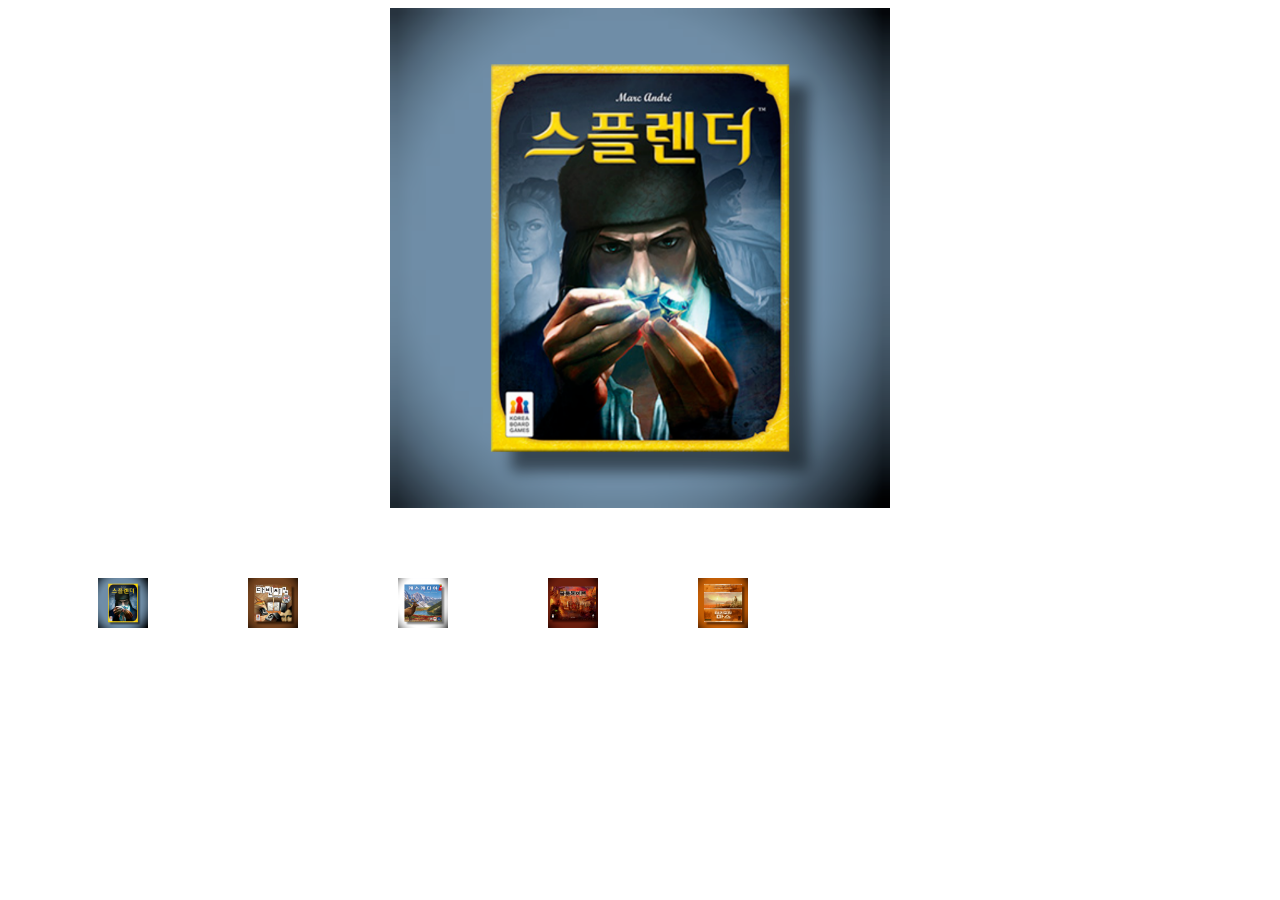
<file: src/main/webapp/hazz.html>
<!DOCTYPE html>
<html>
<head>
<meta charset="UTF-8">
<title>Insert title here</title>
<style type="text/css">

.sub-main-bottom-img img {
	width: 30px;
}

.a-1 img {
	width: 500px;
}

.a-1 {
	width: 500px;
	margin-left: auto;
	margin-right: auto;
	position: relative;
}

.a1-b {
	position: absolute;
	top: 0px;
	left: 0px;
	display: none;
}

.image_ex li {
	float: left;
	text-decoration: none;
	list-style-type: none;
	padding: 50px;
}

li img {
	height: 50px;
	width: 50px;
}
</style>

<script type="text/javascript">
	const click = document.getElementById("b-2");
	const image = document.getElementById("a1-a");
	
	function mouseover() {
		image.setAttribute("src","image/gamefull2.png");
	}
	function mouseleave() {
		image.setAttribute("src","image/gamefull1.png");
	}
</script>
</head>
<body>
	<div class="a-1">
	    <img src="image/gamefull.png" alt="" id="a1-a">
	</div>
	
	
	<ul class="image_ex">
		<li>
			<img alt="" src="image/gamefull.png" id="b-1">
		</li>
		<li>
			<div>
			<img alt="" src="image/gamefull2.png" id="b-2" onmouseover="mouseover()" onmouseleave="mouseleave()">
			</div>
		</li>
		<li>
			<img alt="" src="image/gamefull3.png" id="b-3">
		</li>
		<li>
			<img alt="" src="image/gamefull4.png" id="b-4">
		</li>
		<li>
			<img alt="" src="image/gamefull5.png" id="b-5">
		</li>
	</ul>
</body>
</html>
</file>
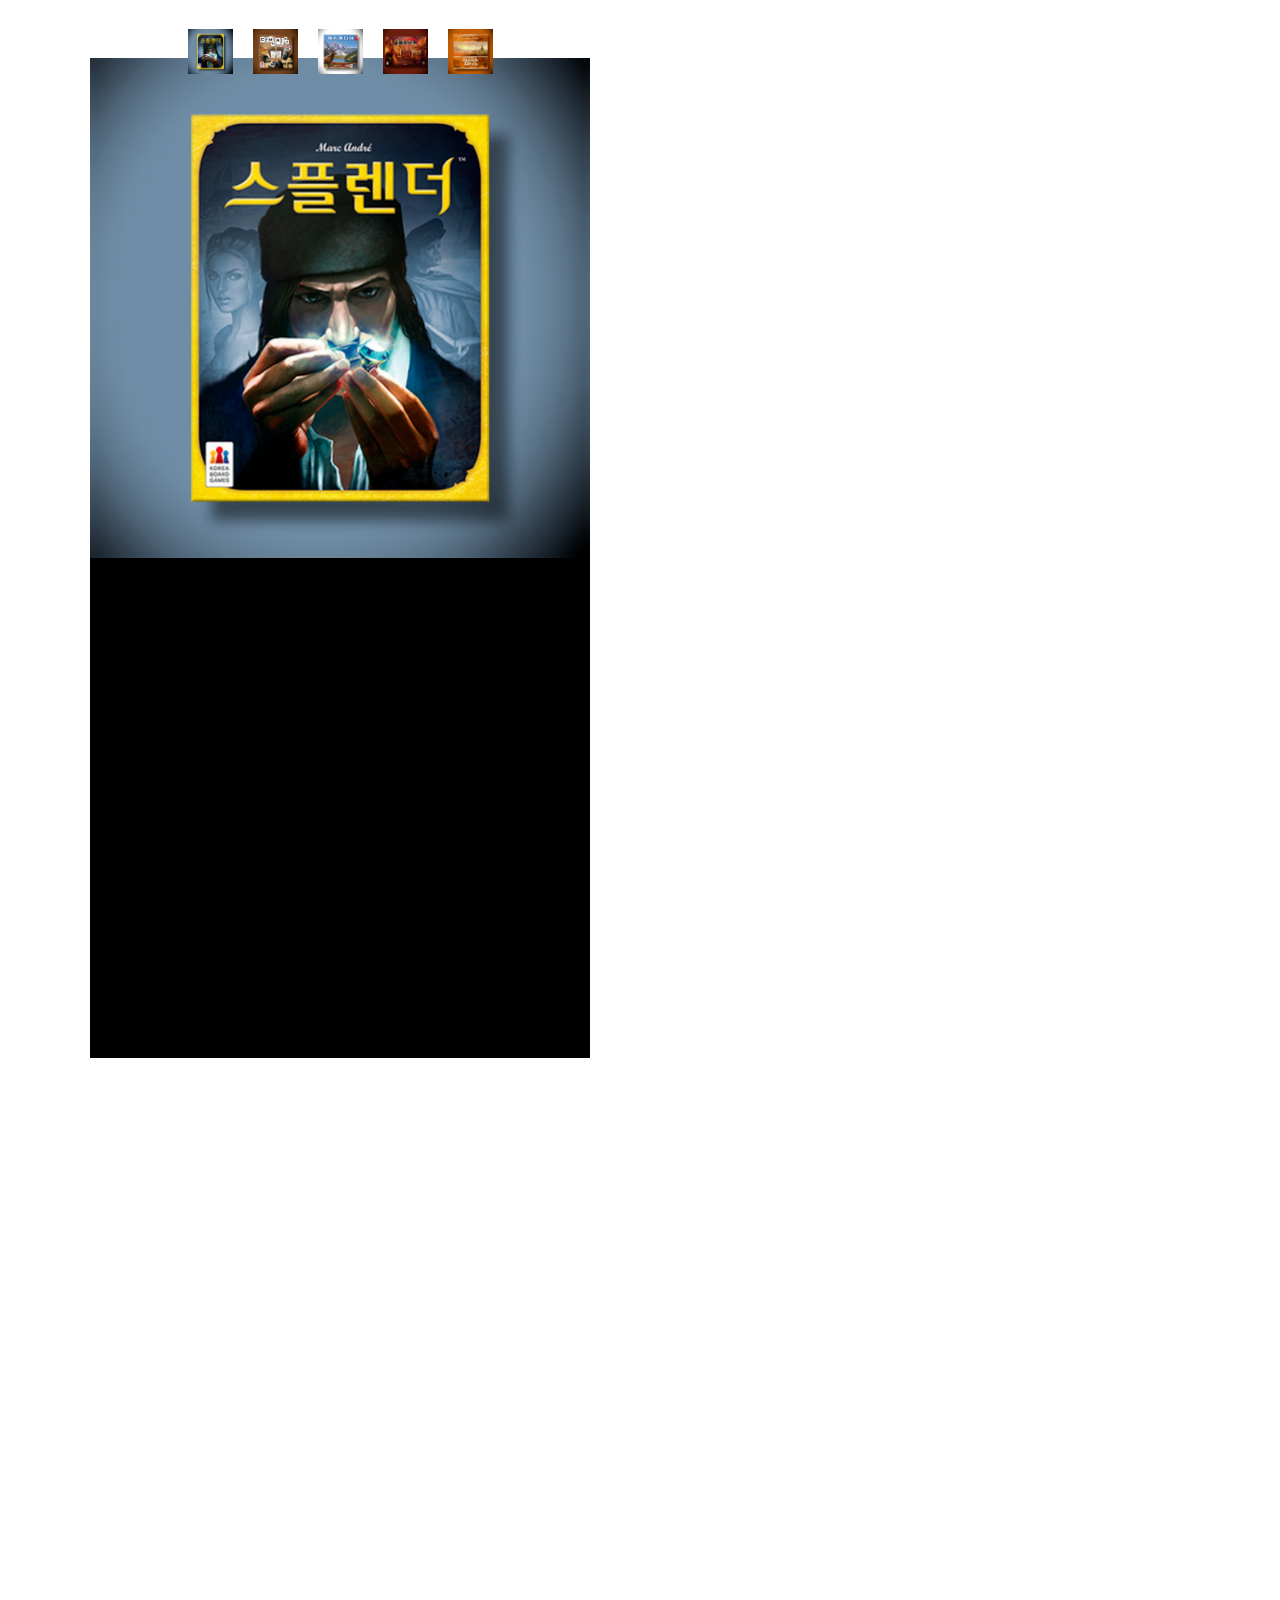
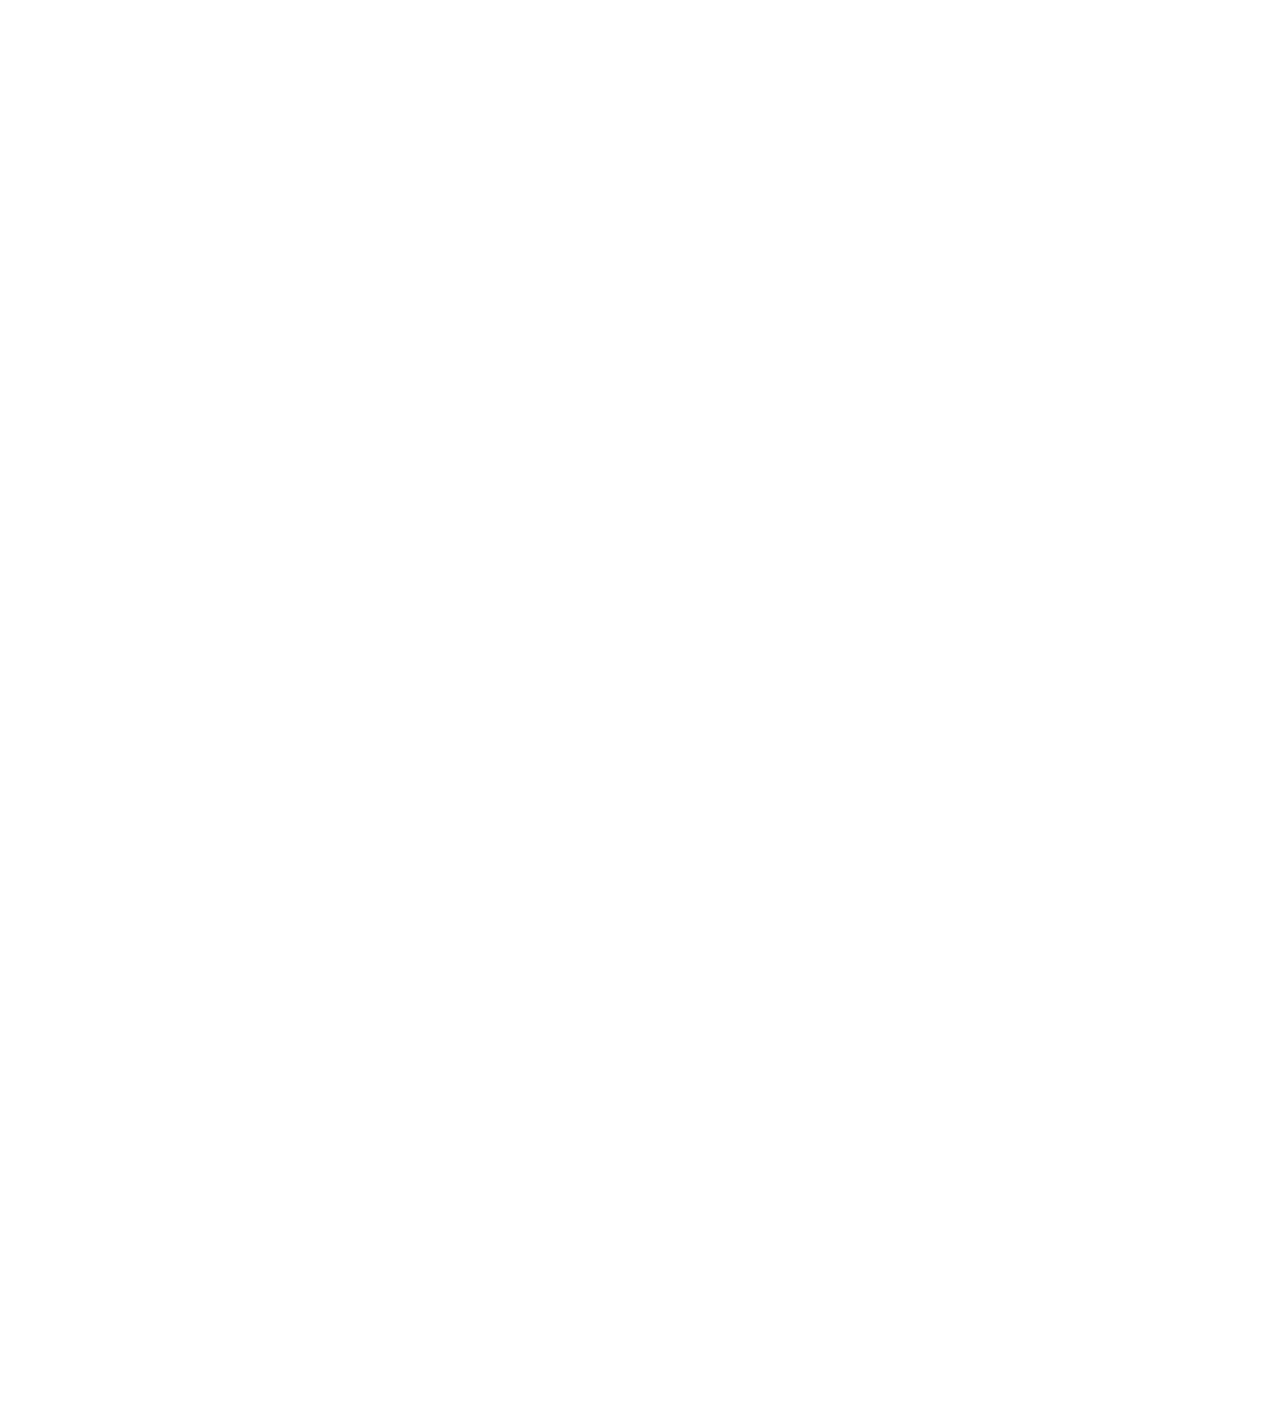
<file: src/main/webapp/sangse.html>
<!DOCTYPE html>
<html>
<head>
<meta charset="UTF-8">
<title>Insert title here</title>
<style type="text/css">

/* 선일 서브페이지 작업 start */

.box {
	width: 1200px;
	height: 3000px;
	margin: auto;
}
.sub-main-img img {
    width: 100%;
    height: 500px;
    object-fit: cover; /* 이미지 원본 크기 */
    
    transition: transform 0.2s linear;
}
.img-wrapper {
    overflow: hidden;
    height: 500px;
    position: relative;
}
.sub-main-img {
    margin: 50px;
    overflow: hidden; /* 자기보다 커지면 숨겨주기 */
    width: 500px;
    position: relative;
    display: inline-block;
    float: left;
}
.sub-main-img img:hover {
    transform: scale(1.05);
}
/* 메인이미지 연달아 숨겨놓기 */

.img-wrapper-sub2 {
    position: absolute;
    top: 0px;
    left: 0px;
    display: none;
}

/* 작은이미지 hover시 각각의 이미지 띄우기 */

.sub-main-bottom-img2 img:hover .img-wrapper-sub2{
	display: block;
}

.mola {
	position: relative;
	
}

/* 작은이미지 작업 */

.sub-main-bottom-img {
	display: grid;
	grid-template-columns: 3fr 1fr 1fr 1fr 1fr 1fr 3fr;
	position: absolute;
	bottom: -80px;
	left: 50px;
	
	text-align: center;
	width: 500px;
}

.sub-main-bottom-img img {
	width: 45px;
	padding: 10px;
}

.box2 {
	width: 700px;
	background: black;
	height: 500px;
	float: left;
}


/* 선일 서브페이지 작업 end */
</style>

</head>
<body>
<div class="box">
	<div class="mola">
		<div class="sub-main-img">
			<div class="img-wrapper">
				<img src="image/gamefull.png" class="img-wrapper-sub"/>
				<!-- <img src="image/gamefull2.png" class="img-wrapper-sub2"/> -->
<!-- 				<img src="image/gamefull3.png" class="img-wrapper-sub sub3"/>
				<img src="image/gamefull4.png" class="img-wrapper-sub sub4"/>
				<img src="image/gamefull5.png" class="img-wrapper-sub sub5"/> -->
			</div>
		<div class="box2">	
			여긴 내공간	
		</div>
		</div>
		
		
		
		
	<div class="sub-main-bottom-img">
		<div></div>
		<div class="sub-main-bottom-img1">
				<img src="image/gamefull.png">
		</div>
		<div class="sub-main-bottom-img2">
				<img src="image/gamefull2.png" class="image2">
		</div>
		<div class="sub-main-bottom-img3">
				<img src="image/gamefull3.png">
		</div>
		<div class="sub-main-bottom-img4">
				<img src="image/gamefull4.png">
		</div>
		<div class="sub-main-bottom-img5">
				<img src="image/gamefull5.png">
		</div>
		<div></div>
	</div>
	</div>
</div>



</body>
</html>
</file>
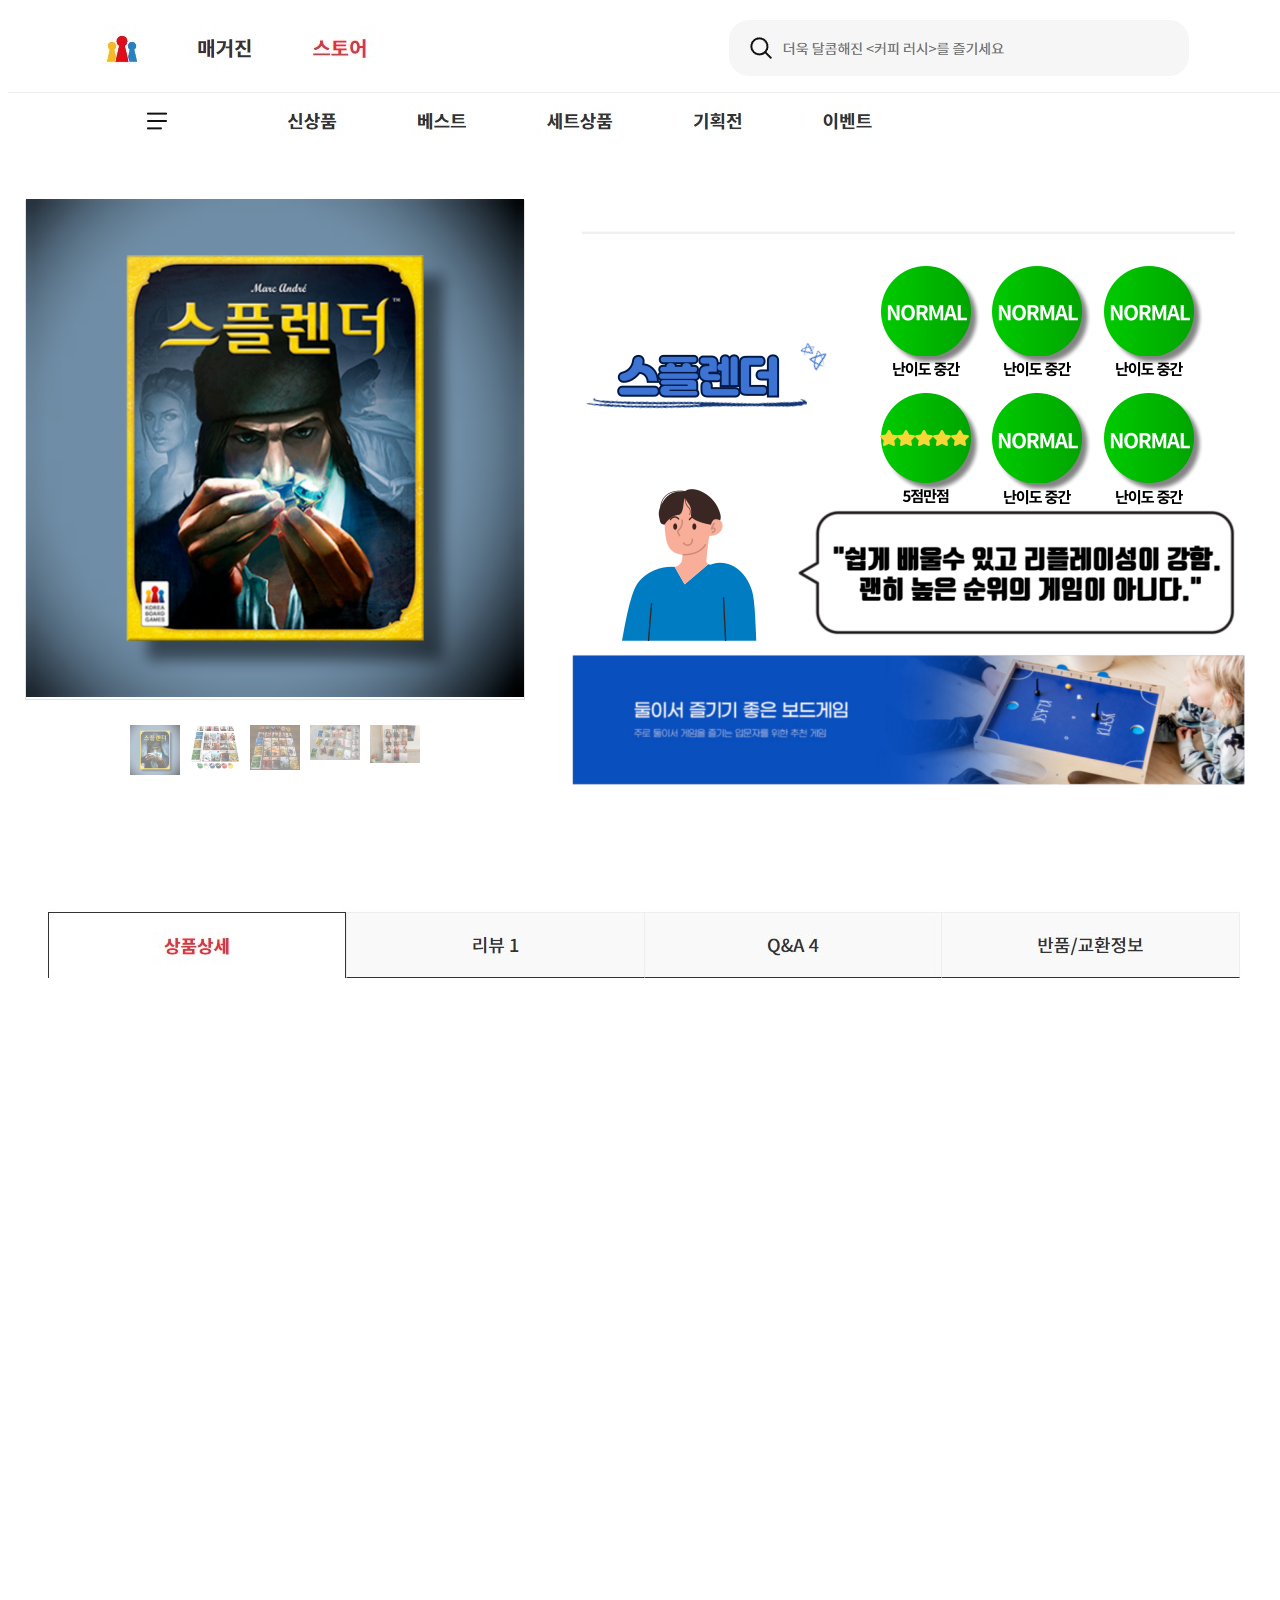
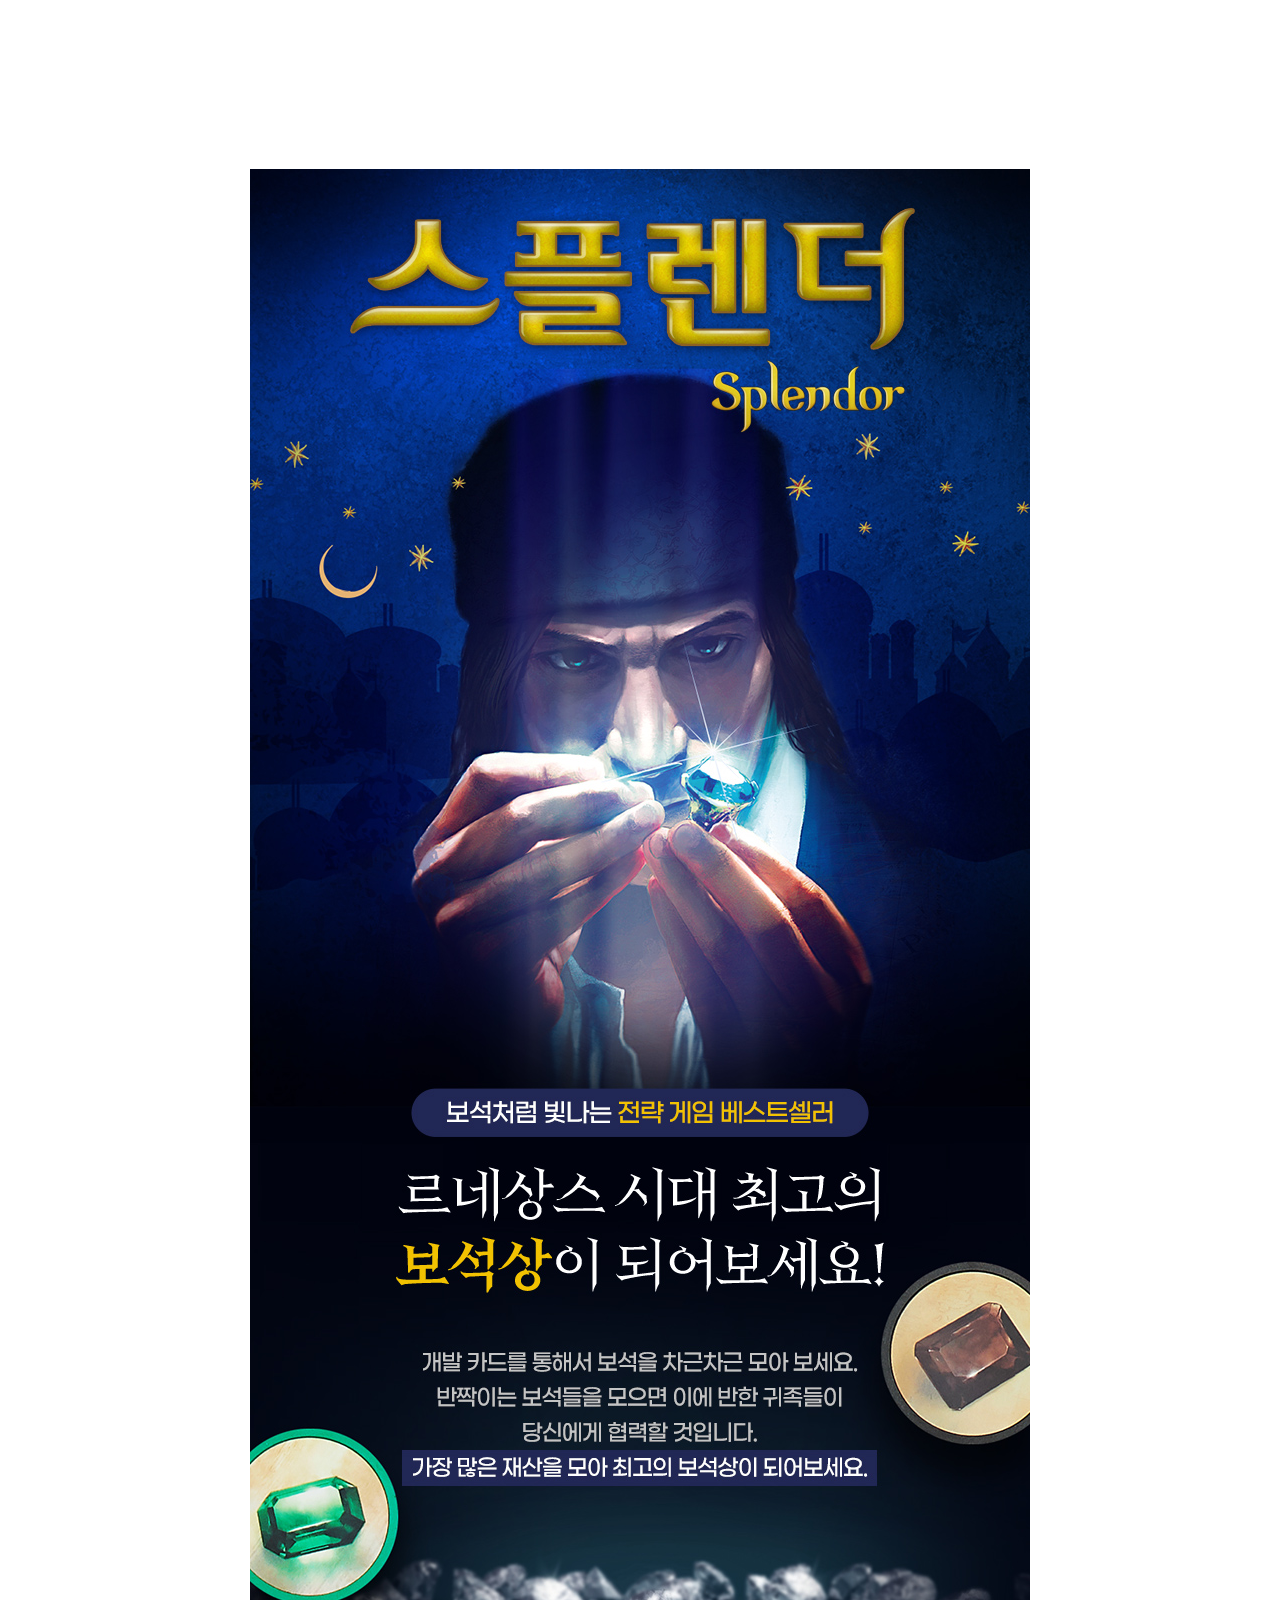
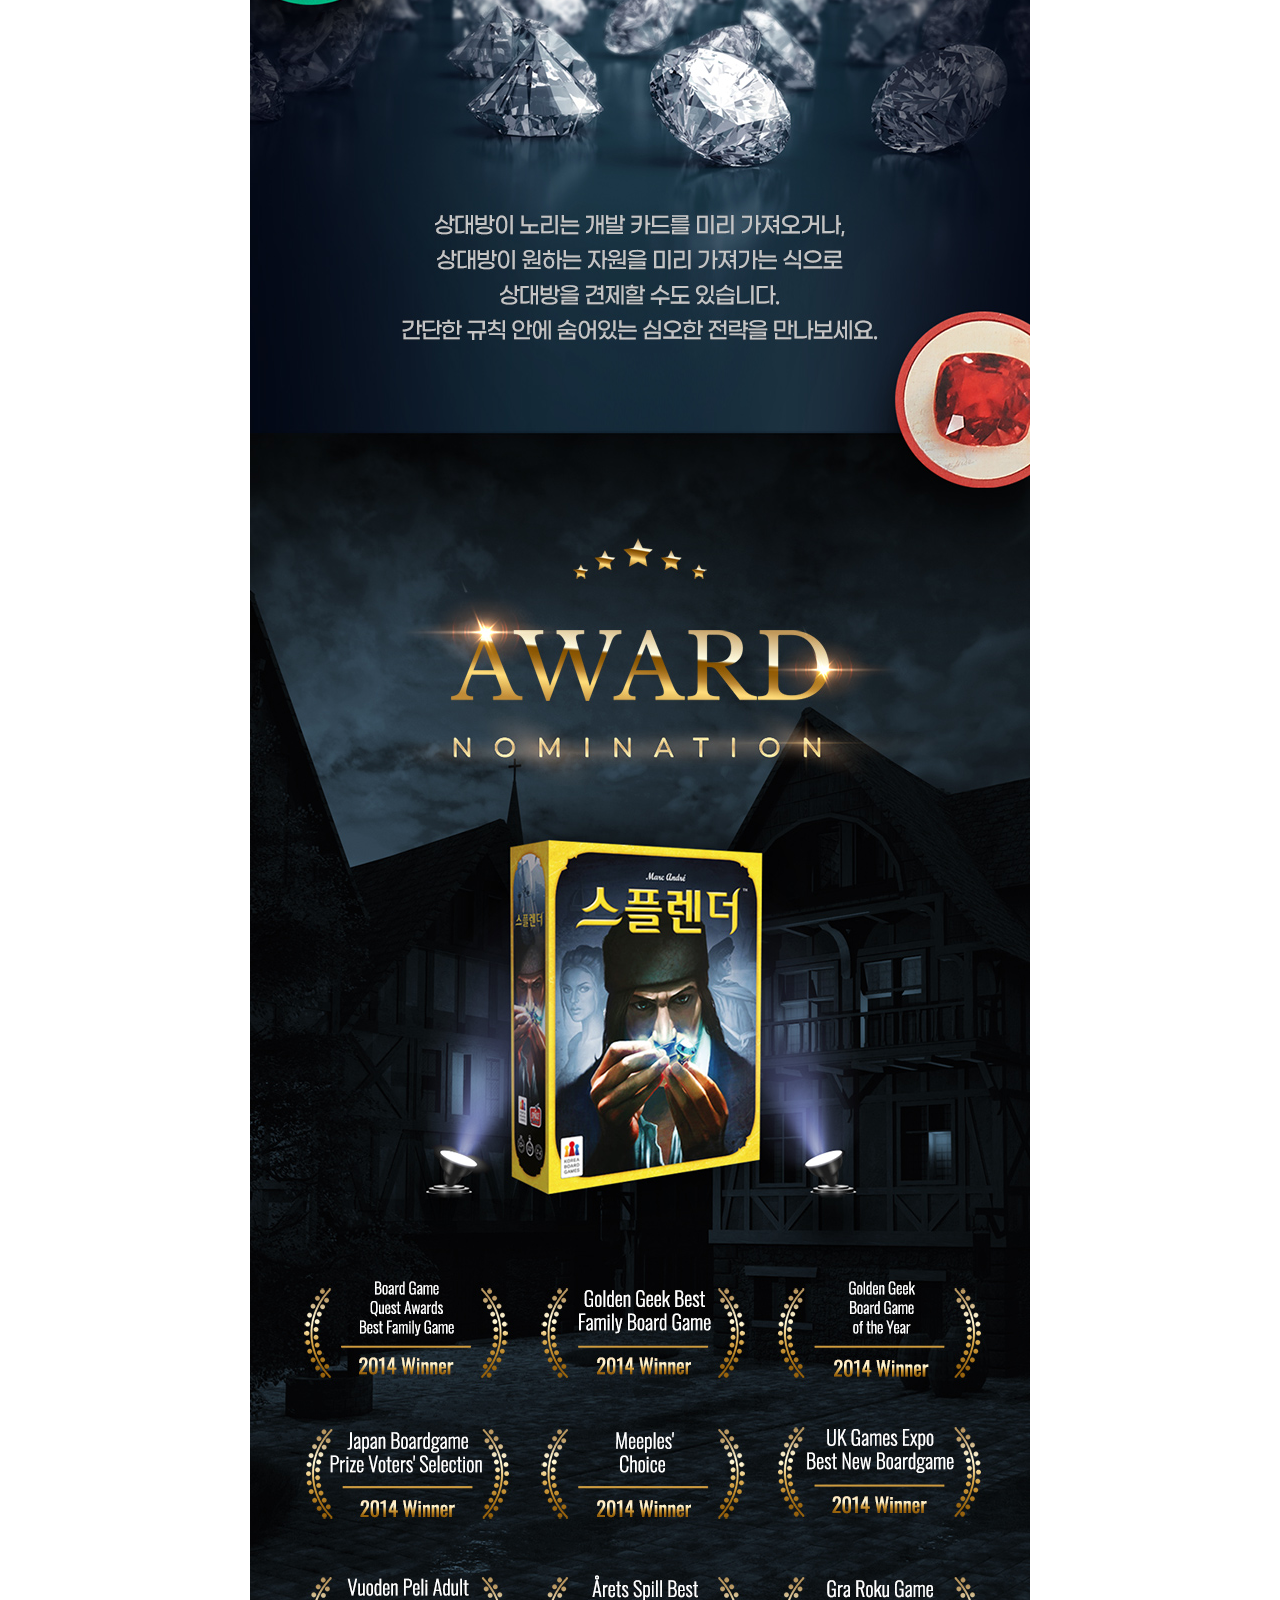
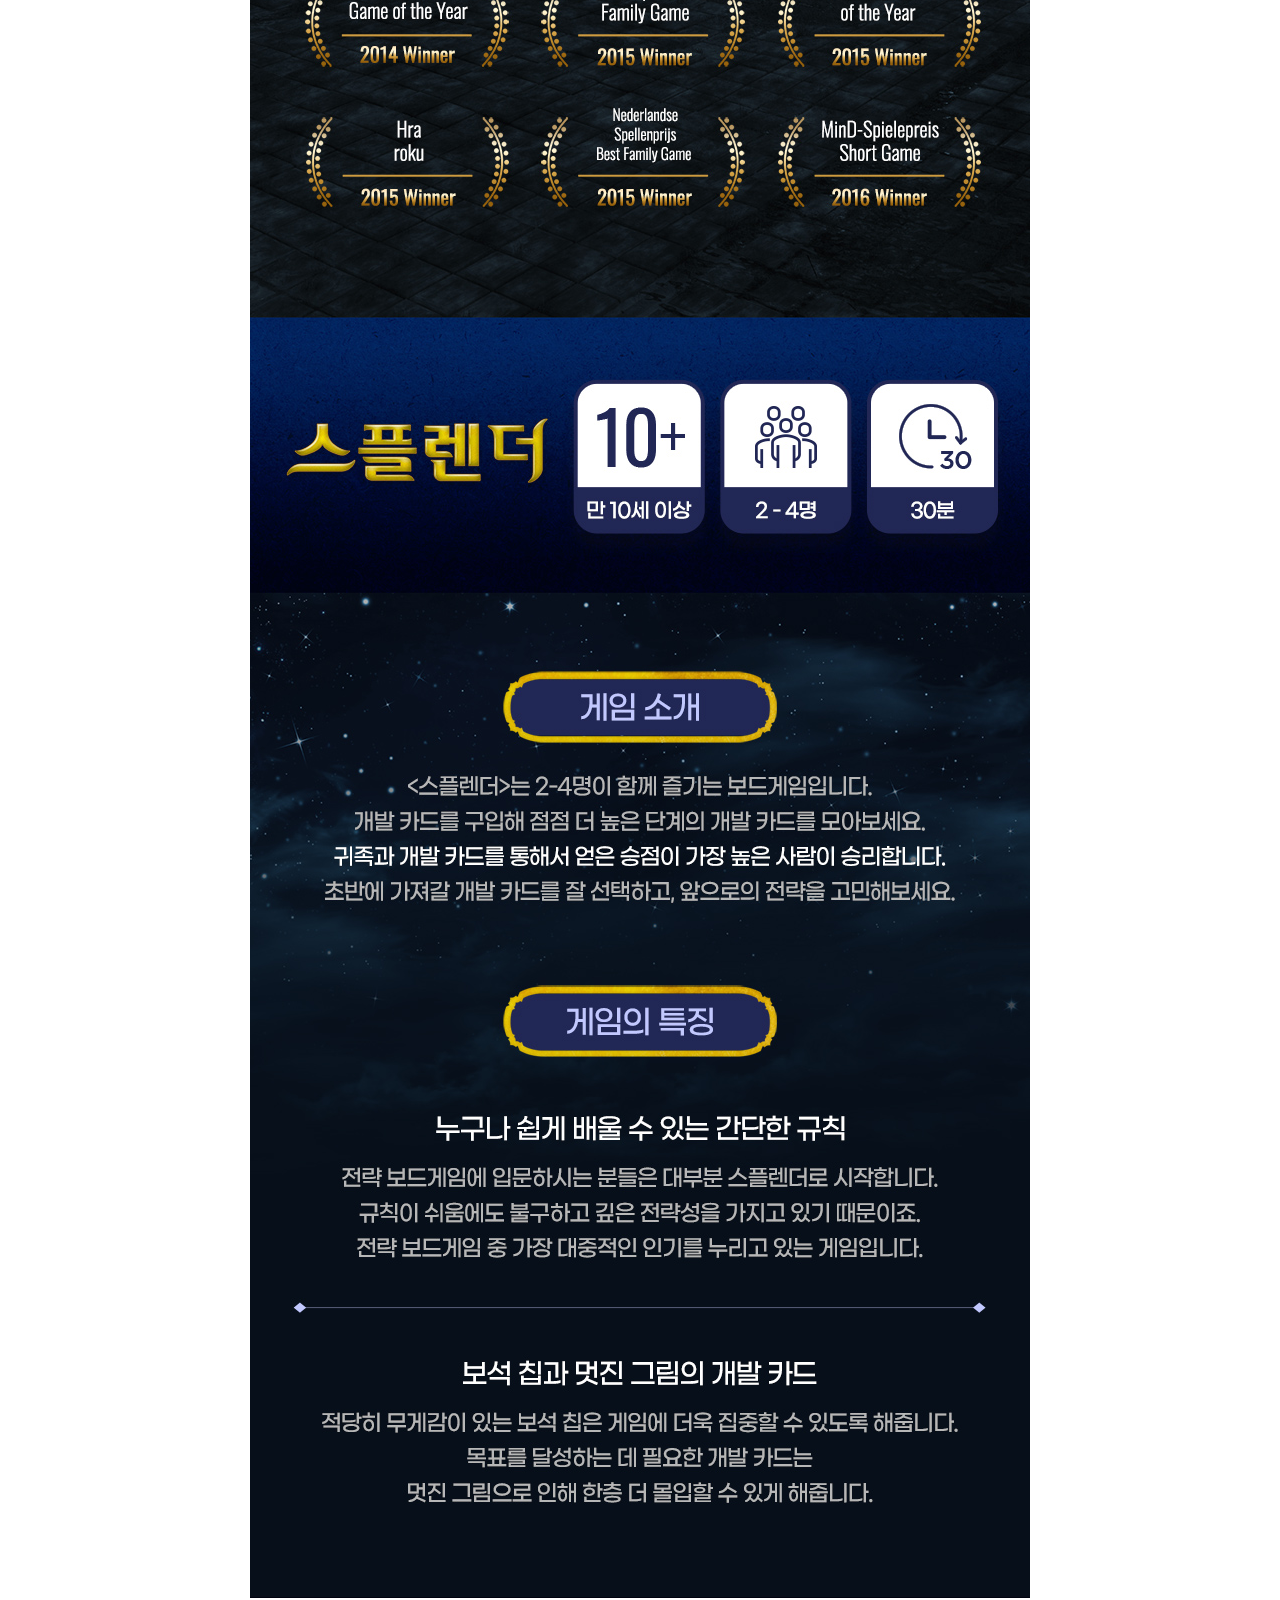
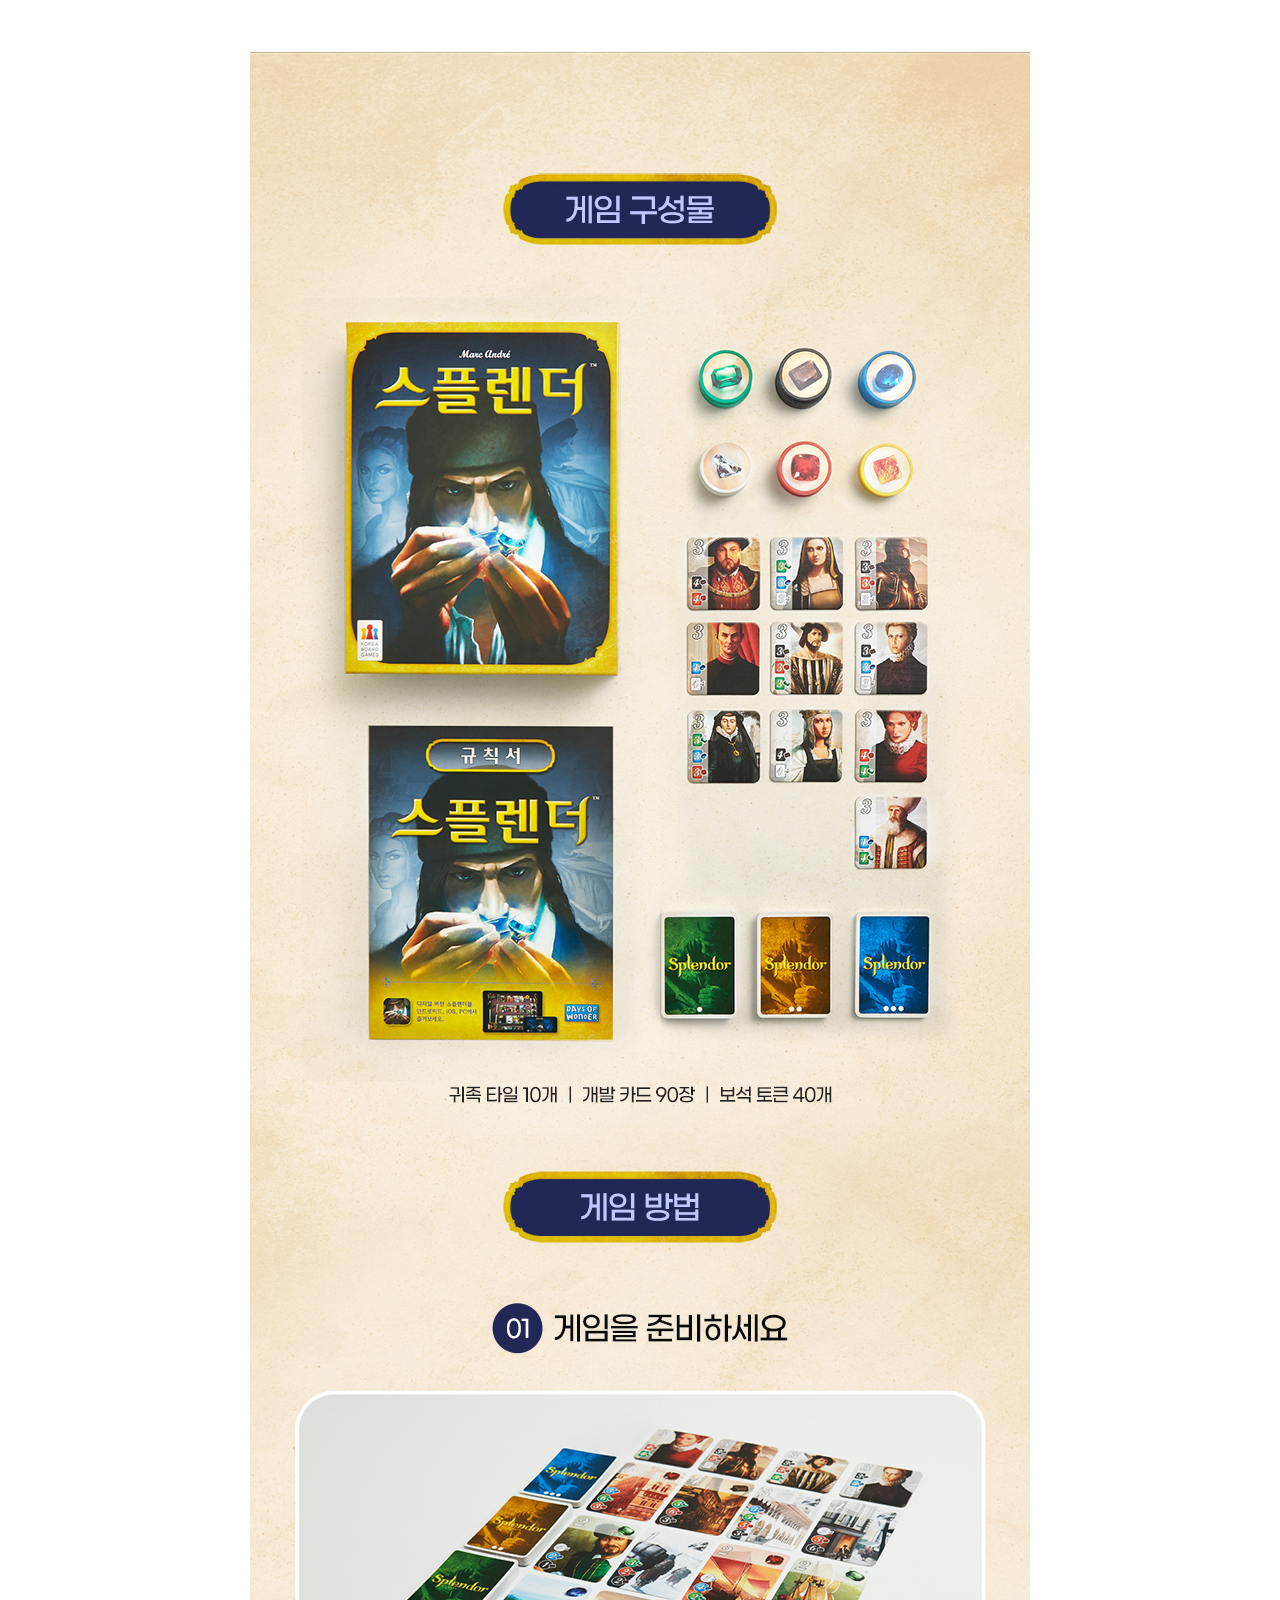
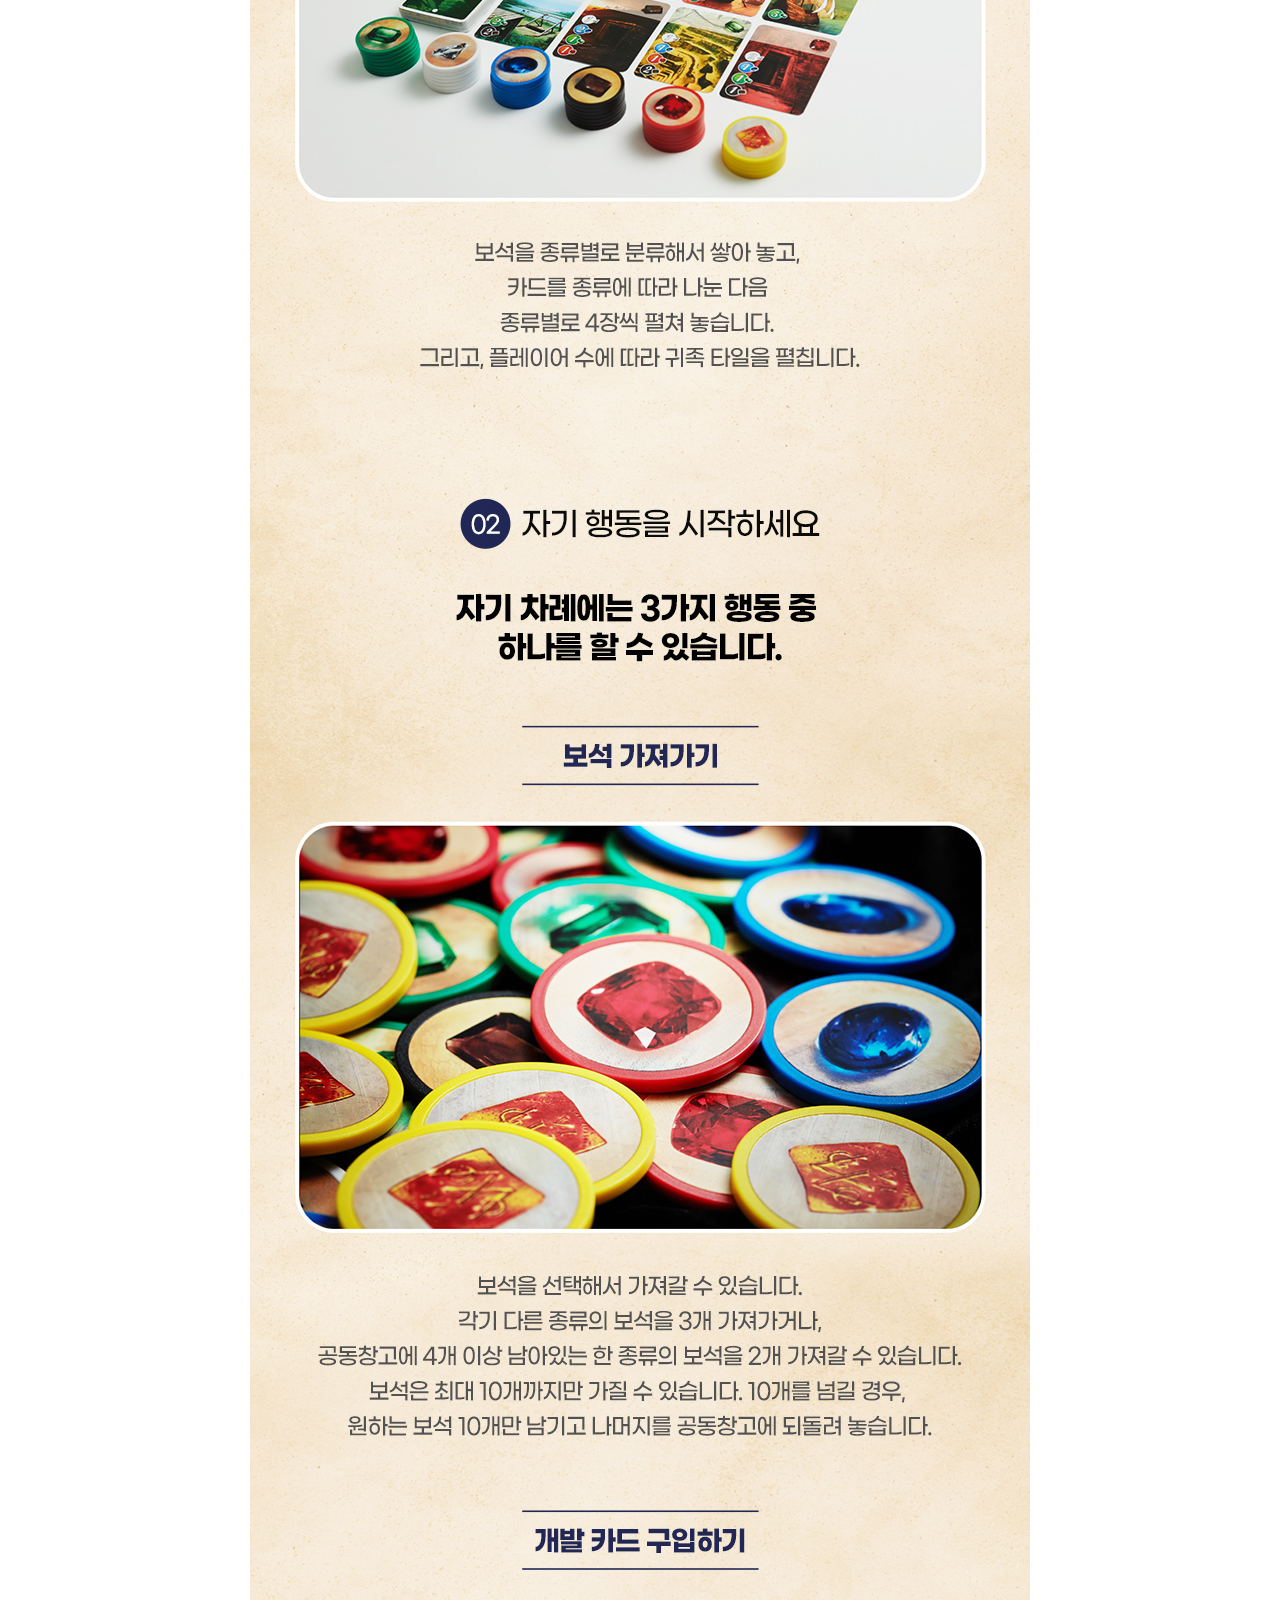
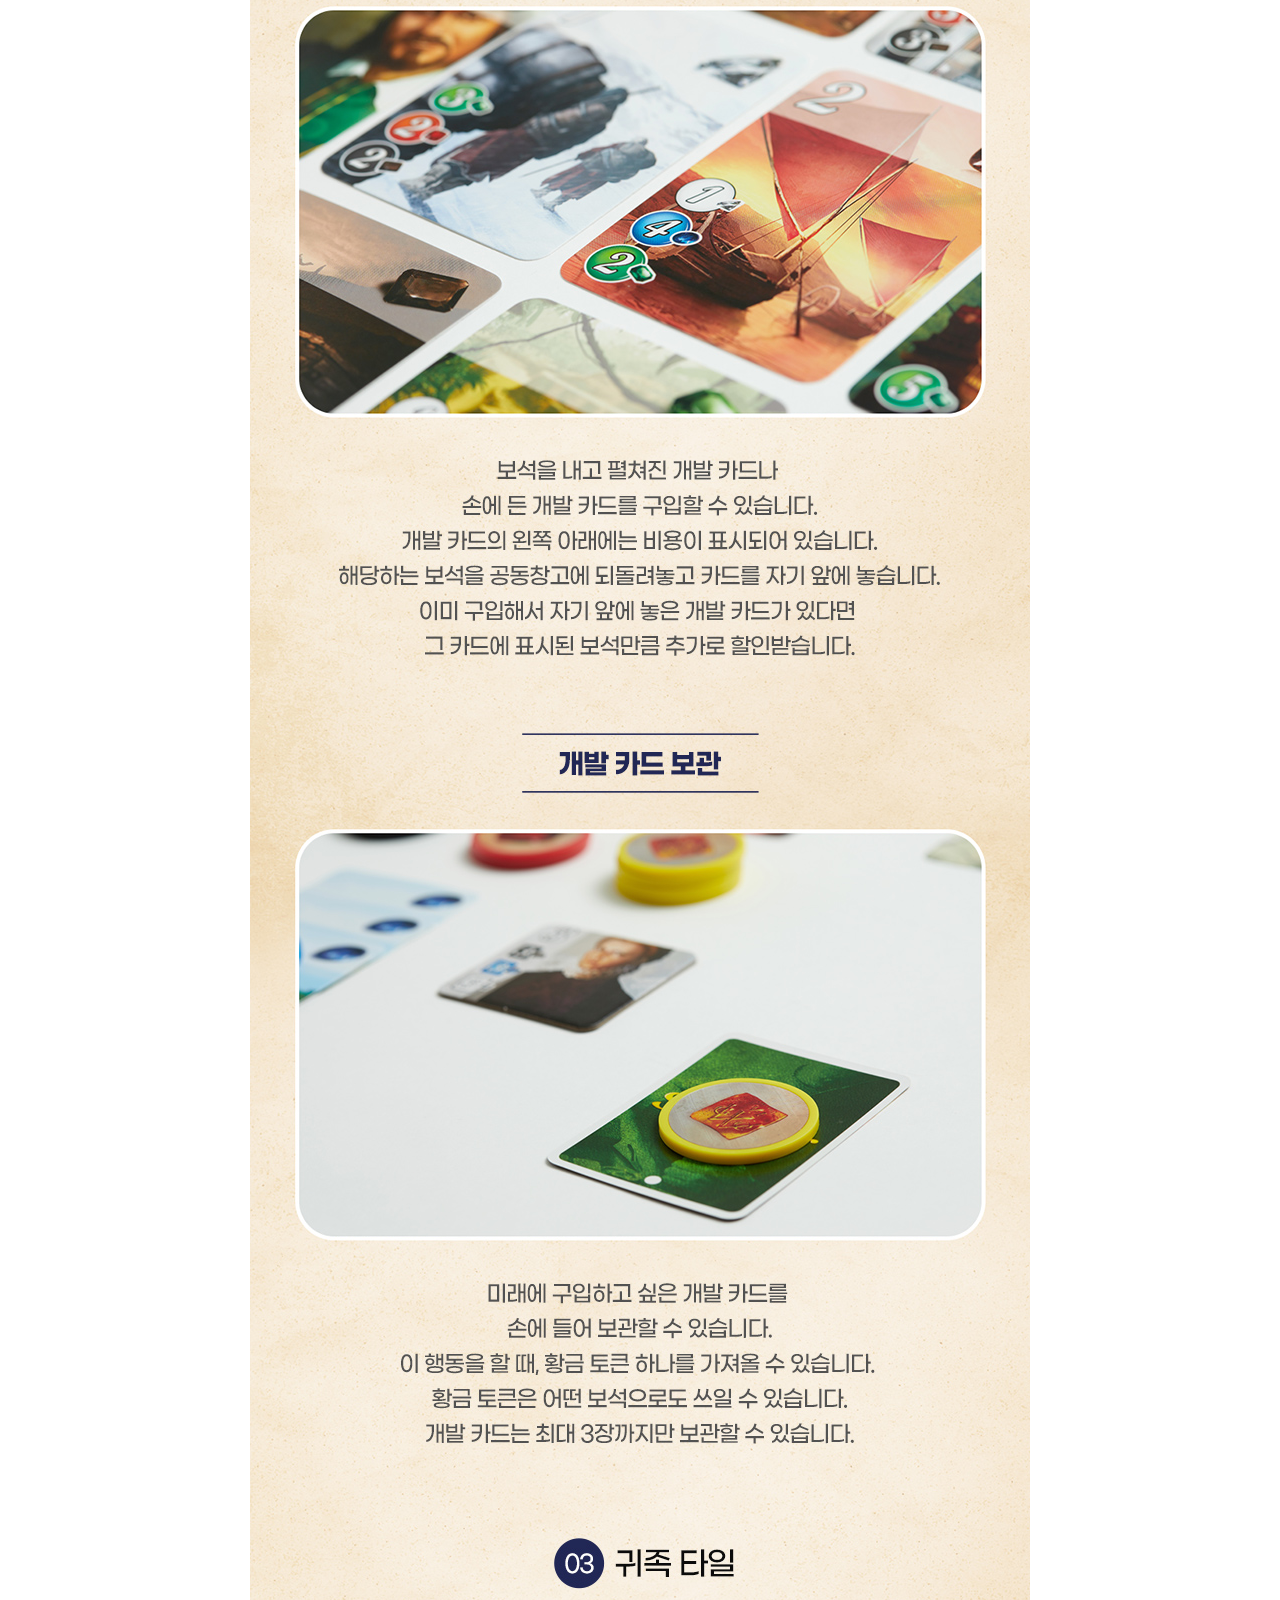
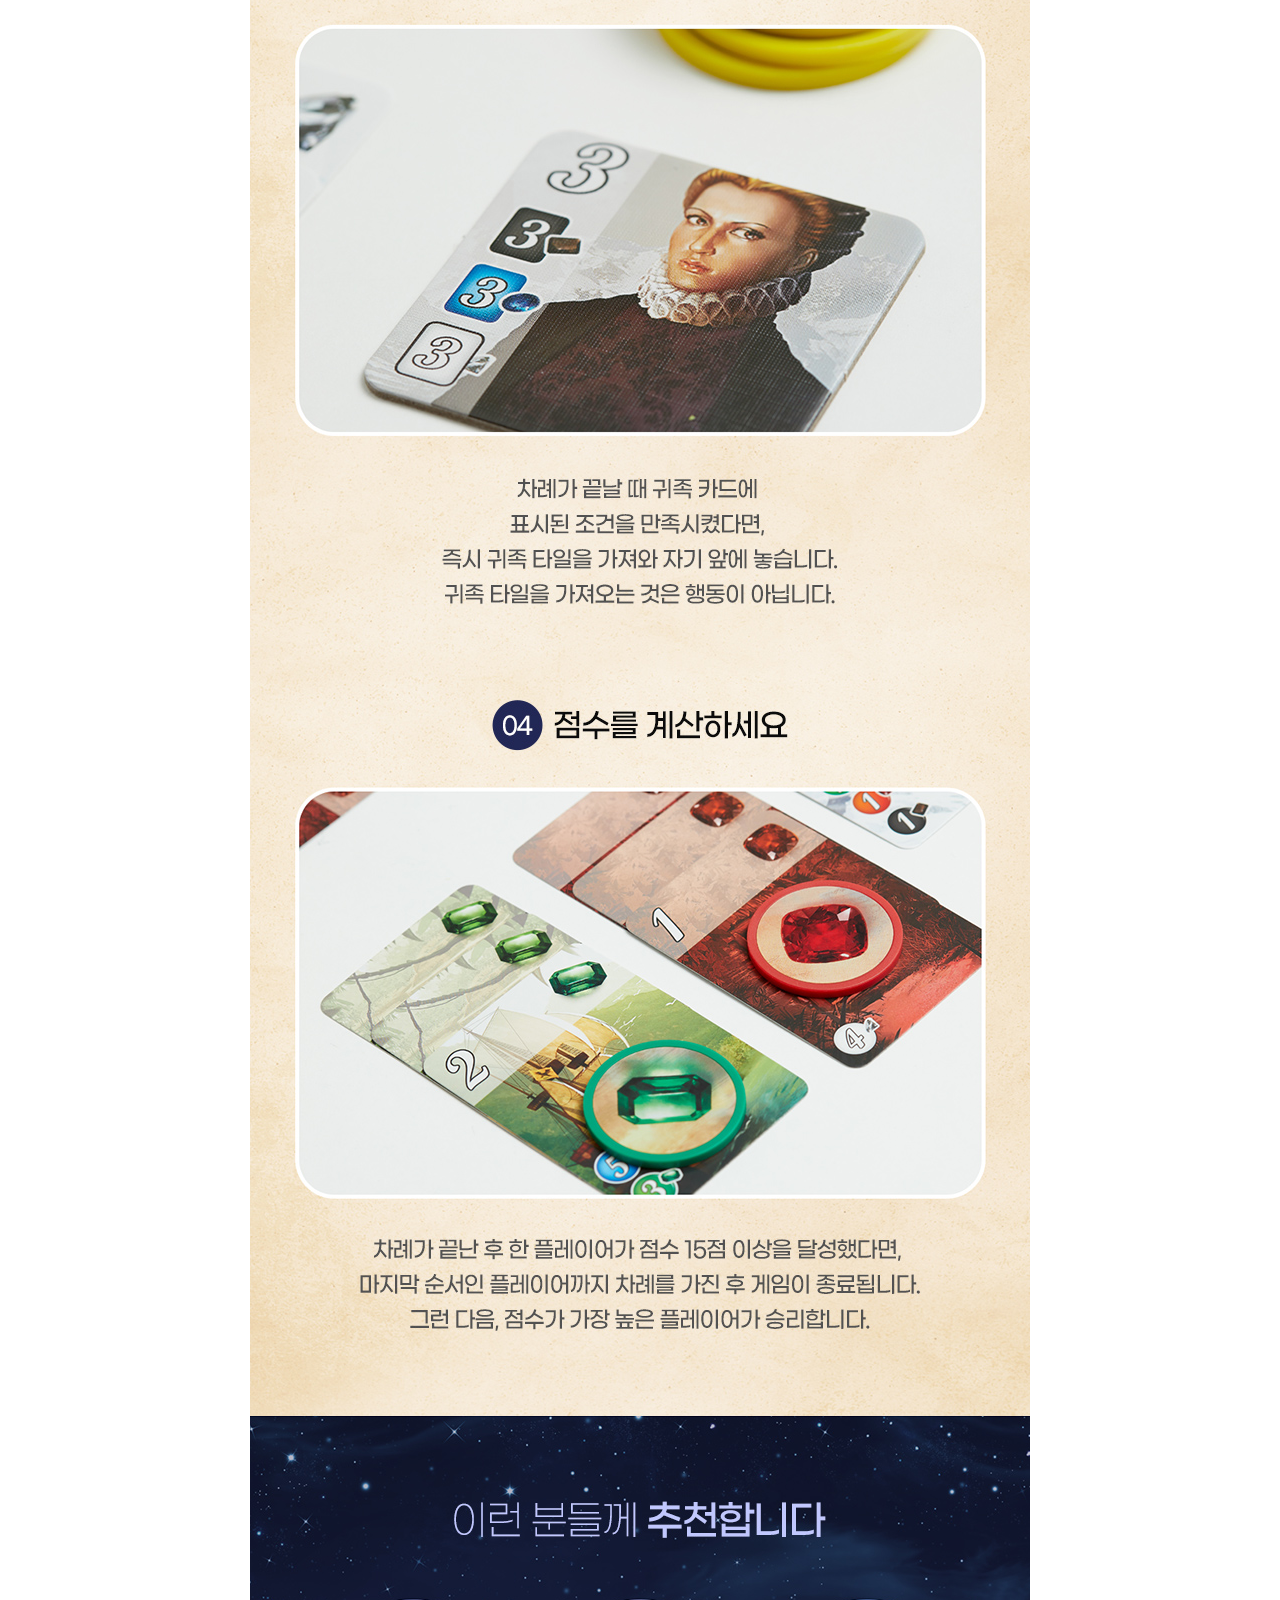
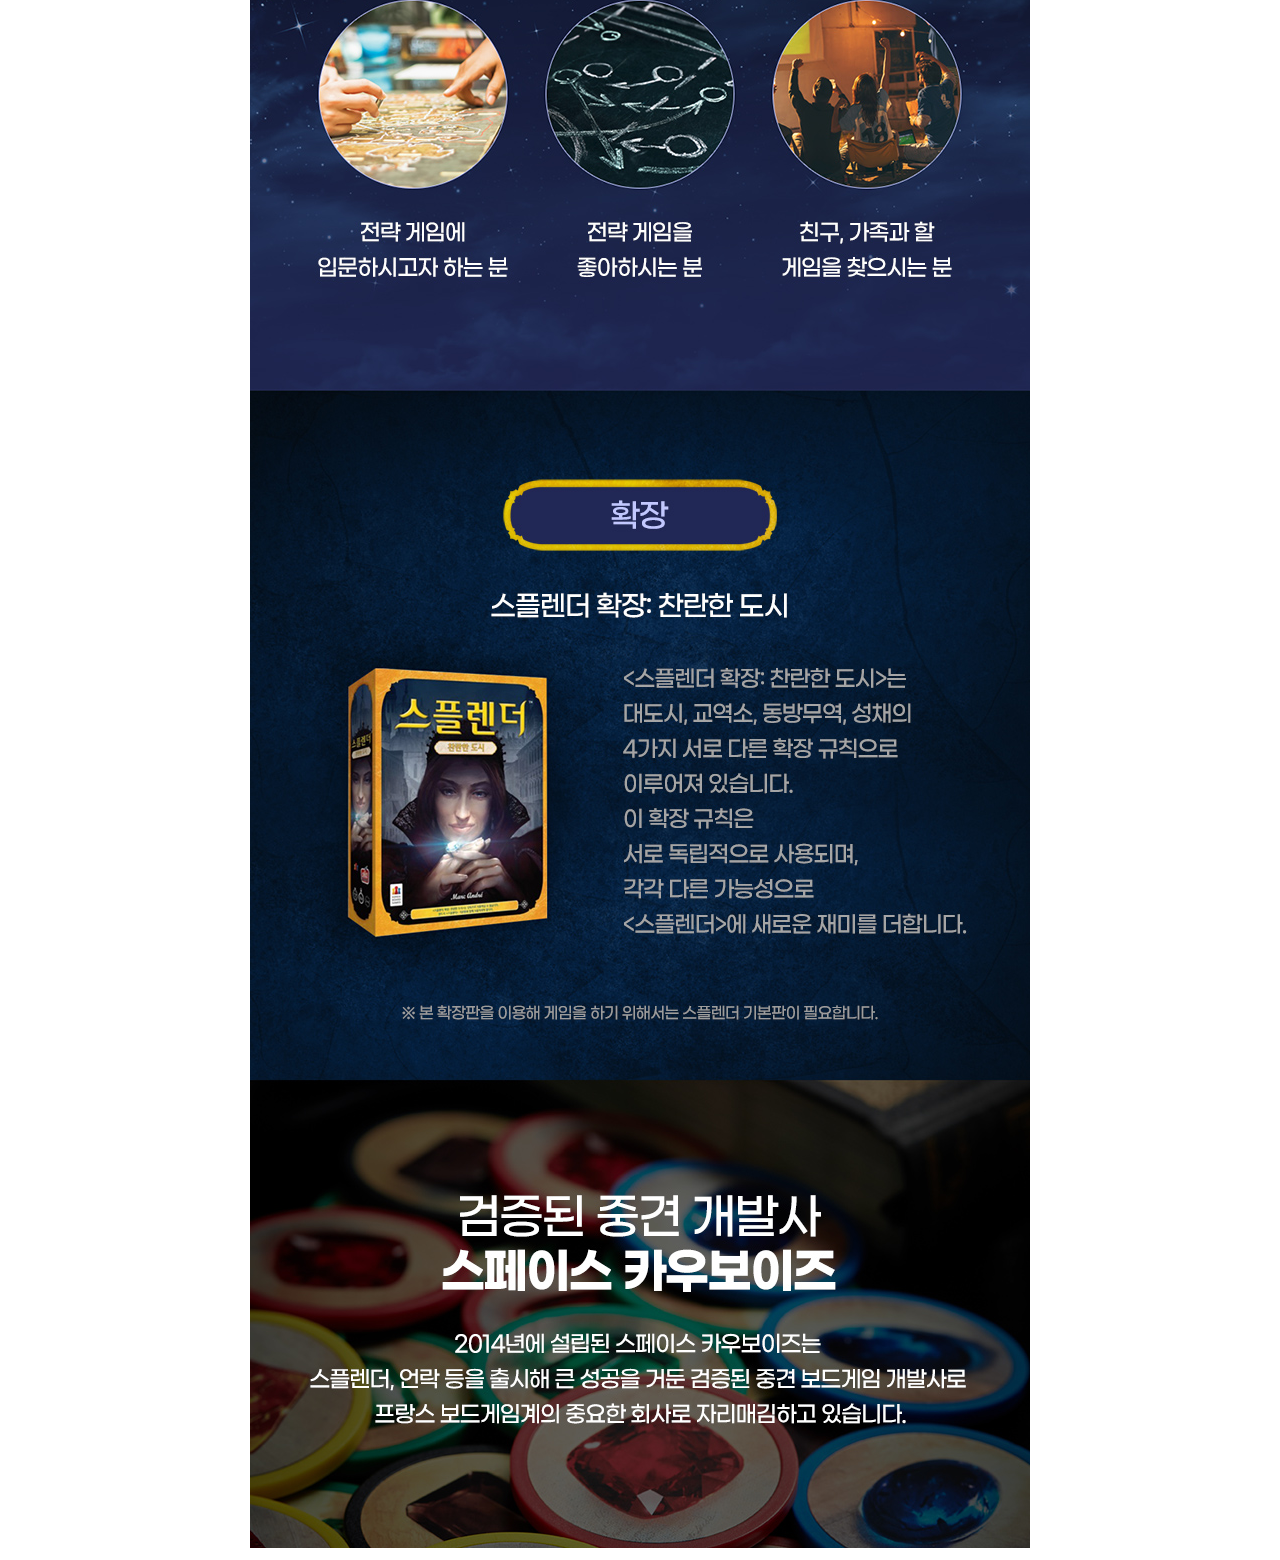
<file: src/main/webapp/sub.html>
<!DOCTYPE html>
<html>
<head>
<meta charset="UTF-8">
<title>Insert title here</title>
<link rel="stylesheet" href="css/love.css">
<script type="text/javascript">

function imgChange(img) {
	document.getElementById('a1').src = img.src;
}

</script>
</head>
<body>
	<div class="header">
		<img alt="" src="image/header.jpg">
	</div>

	<div class="box">
	
			<div class="image-box">
				<div class="image">
					<img alt="" src="image/gamefull.png" id="a1">
				</div>
			</div>
			
		
		<div class="write-box">
			<div>
				<img alt="" src="image/list2.png">
			</div>
		</div>
		
		<div class="small-image-box">
				<div></div>
				<div class="small-image">
					<img id="game1" src="image/gamefull.png" onmouseover="imgChange(this)">
				</div>
				<div class="small-image">
					<img id="game2" src="image/play1.png" onmouseover="imgChange(this)">
				</div>
				<div class="small-image">
					<img id="game3" src="image/play2.jpg" onmouseover="imgChange(this)">
				</div>
				<div class="small-image">
					<img id="game4" src="image/play3.png" onmouseover="imgChange(this)">
				</div>
				<div class="small-image">
					<img id="game5" src="image/play4.jpg" onmouseover="imgChange(this)">
				</div>
				<div></div>
			</div>
		
	</div>
	
		<div class="tap">
		<img style="text-align: center;" alt="" src="image/bottom.jpg">
		</div>
	
	<div class="bottom">
		<div class="video">
			<iframe width="800" height="420" src="https://www.youtube.com/embed/CBpy1kS4x_Q?si=CsNMSKHnDdfoZCXB" title="YouTube video player" frameborder="0" allow="accelerometer; autoplay; clipboard-write; encrypted-media; gyroscope; picture-in-picture; web-share" referrerpolicy="strict-origin-when-cross-origin" allowfullscreen></iframe>
		</div>
		<div class="sangse">
			<img alt="" src="image/sangse.jpg">
		</div>
		<div class="sangse">
			<img alt="" src="image/sangse2.jpg">
		</div>
	</div>

</body>
</html>
</file>
<file: src/main/webapp/css/love.css>
@charset "UTF-8";

	.box {
		width: 1230px;
		height: 600px;
		margin: auto;
	}
	
	.header {
		margin-bottom: 50px;
	}
	
	.image-box {
		box-sizing: border-box;
		width: 500px;
		height: 500px;
		float: left;
		border: 0.5px solid #e2e2e2;
		display: flex;
   		justify-content: center; /* 자식 요소를 가로(수평) 기준으로 가운데 정렬시킴 */
    	align-items: center; /* 자식 요소를 세로(수직) 기준으로 가운데 정렬시킴 */
	}
	
	
	.image img {
		width: 100%;
 		object-fit: cover;
 		align-items: center;
	}
	
	
	.write-box {
		box-sizing: border-box;
		width: 700px;
		background: black;
		height: 500px;
		float: right;
	}
	
	.small-image-box {
		box-sizing: border-box;
		display: grid;
		grid-template-columns: 3fr 1fr 1fr 1fr 1fr 1fr 3fr;
		width: 500px;
		margin-top: 20px;
		float: left;
	}
	
	.small-image img {
		width: 50px;
		padding: 5px;
	}
	
	#game1, #game2, #game3, #game4, #game5 {
		opacity: 0.5;
	}
	
	#game1:hover, #game2:hover, #game3:hover, #game4:hover, #game5:hover {
		opacity: 1;
	}
	
	.tap {
		margin-top: 100px;
		text-align: center;
	}
	
	.video {
		margin-top: 300px;
		text-align: center;
	}
	
	.sangse {
		margin-top: 50px;
		text-align: center;
	}
</file>
